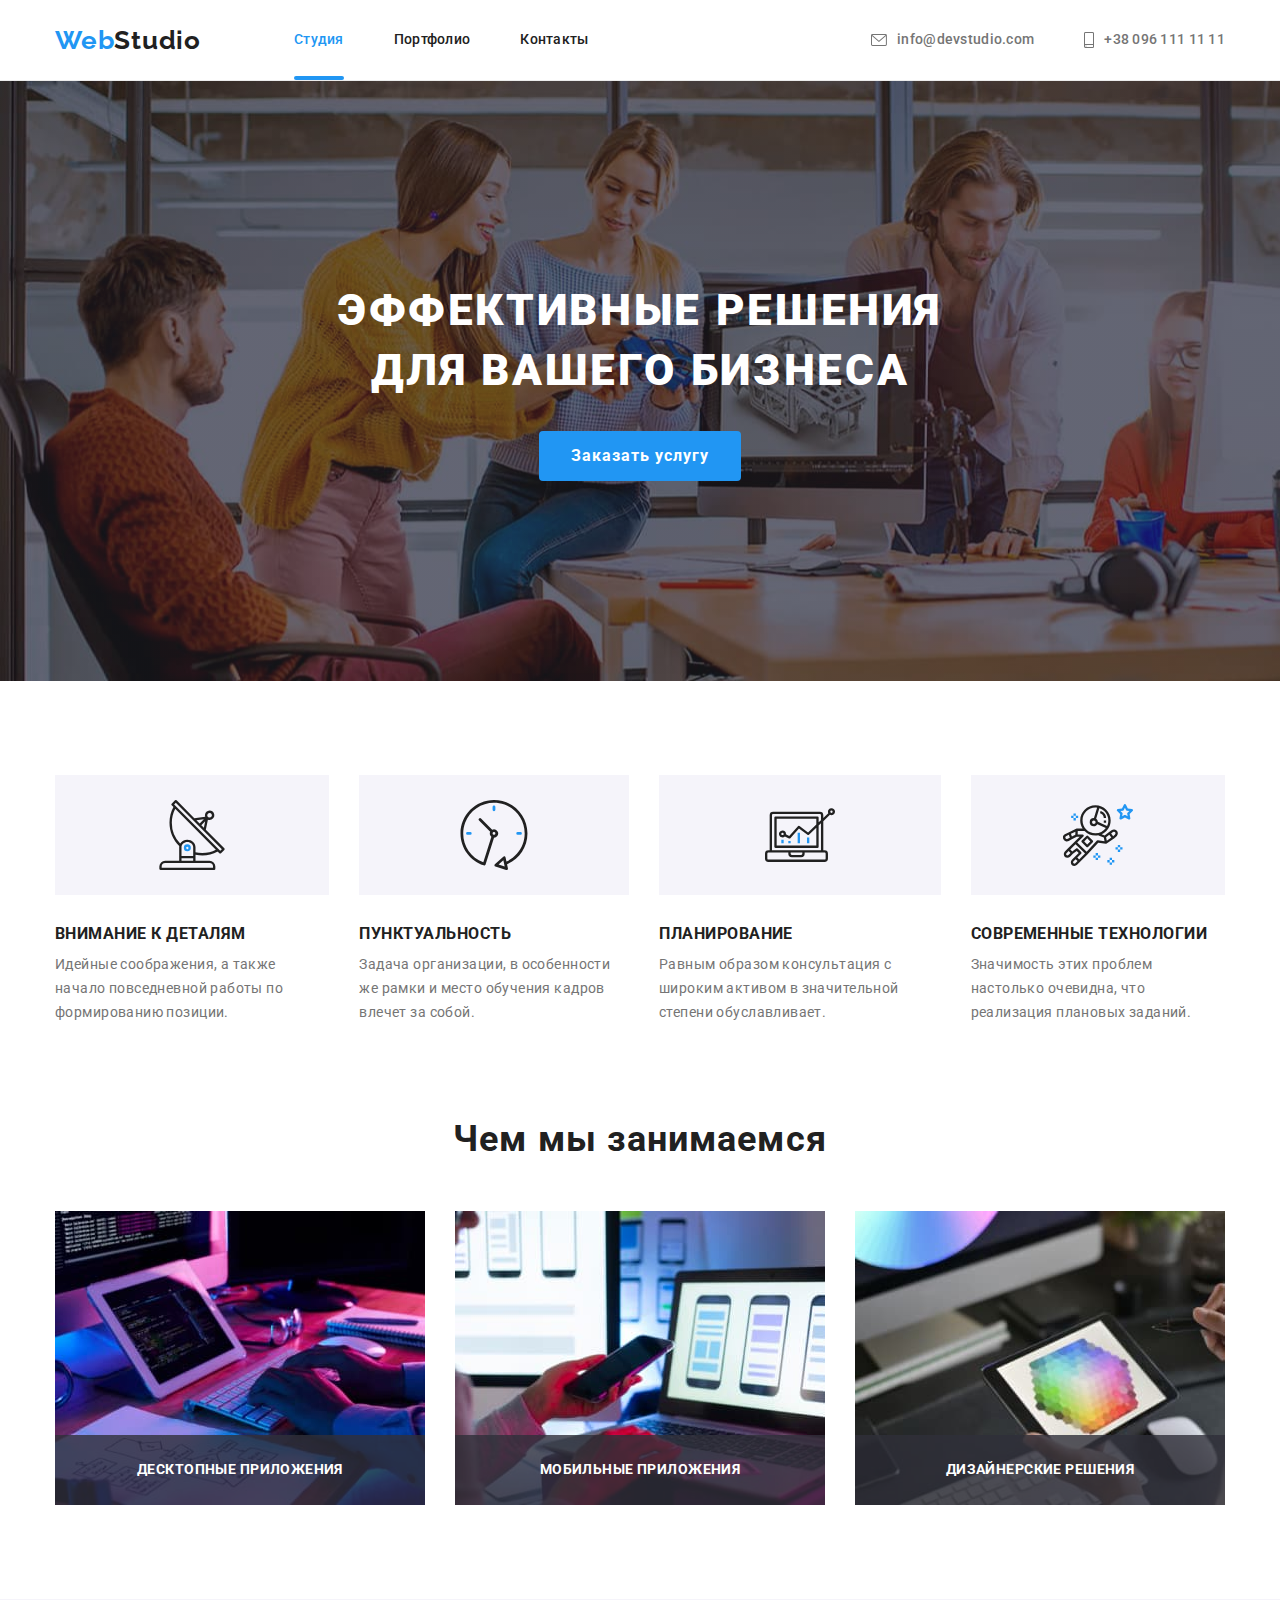
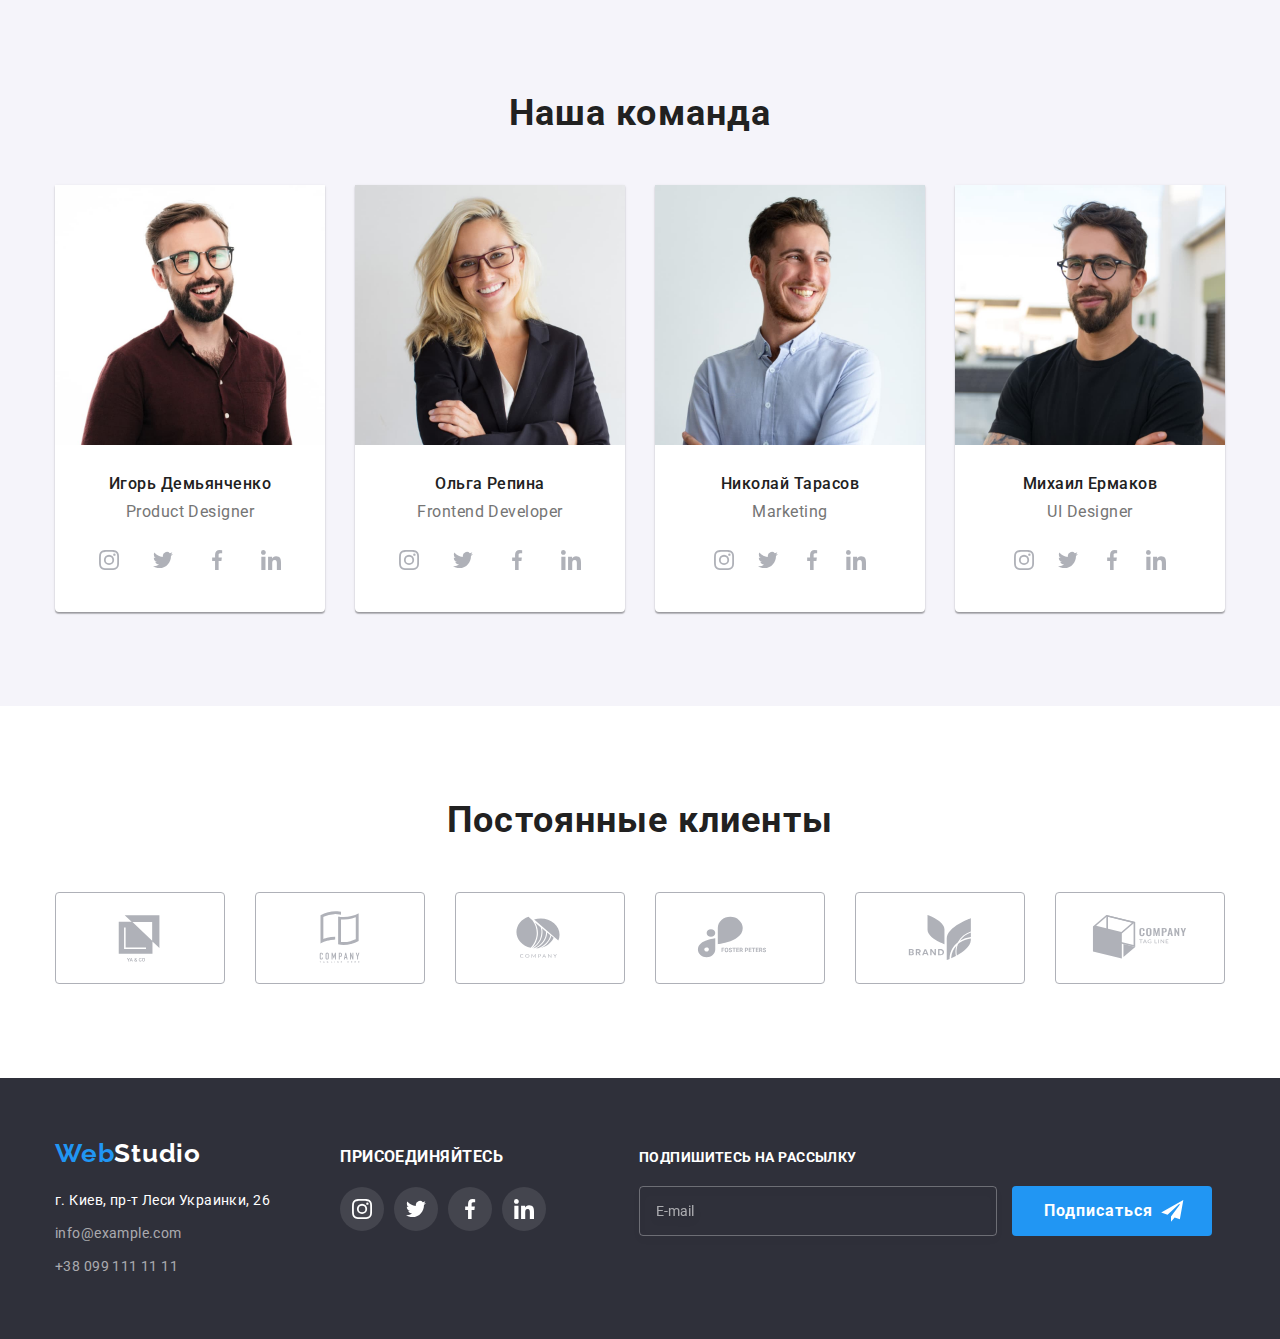
<file: index.html>
<!DOCTYPE html>
<html lang="ru">
  <head>
    <meta charset="UTF-8" />
    <meta http-equiv="X-UA-Compatible" content="IE=edge" />
    <meta name="viewport" content="width=device-width, initial-scale=1.0" />
    <title>WebStudio</title>
    <link rel="preconnect" href="https://fonts.googleapis.com" />
    <link rel="preconnect" href="https://fonts.gstatic.com" crossorigin />
    <link
      href="https://fonts.googleapis.com/css2?family=Raleway:wght@700&family=Roboto:wght@400;500;700;900&display=swap"
      rel="stylesheet"
    />
    <link
      rel="stylesheet"
      href="https://cdnjs.cloudflare.com/ajax/libs/modern-normalize/1.1.0/modern-normalize.min.css"
    />
    <link rel="stylesheet" href="./css/styles.css" />
  </head>
  <body>
    <header class="header">
      <div class="container main">
        <a href="" class="logo link"
          >Web<span class="header-logo">Studio</span></a
        >
        <nav class="header-navigation">
          <ul class="header-list list">
            <li class="header-item">
              <a href="./index.html" class="header-link link current">Студия</a>
            </li>
            <li class="header-item">
              <a href="./portfolio.html" class="header-link link">Портфолио</a>
            </li>
            <li class="header-item">
              <a href="" class="header-link link">Контакты</a>
            </li>
          </ul>
        </nav>
        <ul class="contact list">
          <li class="contact-item">
            <a href="mailto:info@devstudio.com" class="header-mail link"
              ><svg class="header-icon" width="16" height="12">
                  <use href="./images/icons.svg#icon-envelope">
                </svg>
                info@devstudio.com</a>
          </li>
          <li class="contact-item">
            <a href="tel:+380961111111" class="header-tel link"
              ><svg class="header-icon" width="10" height="16">
                  <use href="./images/icons.svg#icon-smartphone">
                </svg>
                +38 096 111 11 11</a>
          </li>
        </ul>
      </div>
    </header>
    <main>
      <section class="hero section">
        <div class="container">
          <h1 class="hero-text">Эффективные решения для вашего бизнеса</h1>
          <button type="button" class="hero-btn" data-modal-open>Заказать услугу</button>

        </div>
      </section>
      <section class="making section">
        <div class="container">
          <h2 class="visualy-hidden">Преимущества</h2>
          <ul class="making-list list">
            <li class="making-item">
              <div class="making-item-background">
                <svg class="making-icon" width="70" height="70">
                  <use href="./images/icons.svg#icon-antenna">
                </svg>
              </div>
              <h3 class="making-item-top">Внимание к деталям</h3>
              <p class="making-item-bottom">
                Идейные соображения, а также начало повседневной работы по
                формированию позиции.
              </p>
            </li>
            <li class="making-item">
              <div class="making-item-background">
                <svg class="making-icon" width="70" height="70">
                  <use href="./images/icons.svg#icon-clock">
                </svg>
              </div>
              <h3 class="making-item-top">Пунктуальность</h3>
              <p class="making-item-bottom">
                Задача организации, в особенности же рамки и место обучения
                кадров влечет за собой.
              </p>
            </li>
            <li class="making-item">
              <div class="making-item-background">
                <svg class="making-icon" width="70" height="70">
                  <use href="./images/icons.svg#icon-diagram">
                </svg>
              </div>
              <h3 class="making-item-top">Планирование</h3>
              <p class="making-item-bottom">
                Равным образом консультация с широким активом в значительной
                степени обуславливает.
              </p>
            </li>
            <li class="making-item">
              <div class="making-item-background">
                <svg class="making-icon" width="70" height="70">
                  <use href="./images/icons.svg#icon-astronaut">
                </svg>
              </div>
              <h3 class="making-item-top">Современные технологии</h3>
              <p class="making-item-bottom">
                Значимость этих проблем настолько очевидна, что реализация
                плановых заданий.
              </p>
            </li>
          </ul>
        </div>
      </section>
      <section class="skills section">
        <div class="container">
          <h2 class="skills-text">Чем мы занимаемся</h2>
          <ul class="skills-list list">
            <li class="skills-item">
              <div class="skills-example">
                <img
                  src="./images/img1.jpg"
                  alt="Десктопное приложение"
                  width="370"
                />
                <h3 class="skills-example-text">Десктопные приложения</h3>
             </div>
            </li>
            <li class="skills-item">
              <div class="skills-example">
                <img
                  src="./images/img2.jpg"
                  alt="Мобильное приложение"
                  width="370"
                />
                <h3 class="skills-example-text">Мобильные приложения</h3>
              </div>
            </li>
            <li class="skills-item">
              <div class="skills-example">
              <img
                src="./images/img3.jpg"
                alt="Дизайнерские задачи"
                width="370"
              />
                <h3 class="skills-example-text">Дизайнерские решения</h3>
              </div>
            </li>
          </ul>
        </div>
      </section>
      <section class="staff section">
        <div class="container">
          <h2 class="staff-text">Наша команда</h2>
          <ul class="staff-list list">
            <li class="staff-item">
              <img
                src="./images/img4.jpg"
                alt="Первый член команды"
                width="270"
              />
              <div class="staff-padding">
                <h3 class="staff-name">Игорь Демьянченко</h3>
                <p class="staff-position">Product Designer</p>
                <ul class="staff-soc-list list">
                  <li class="staff-soc-item">
                    <a href="" class="staff-soc-link">
                      <svg class="staff-soc-icon" width="20" height="20">
                        <use href="./images/icons.svg#icon-instagram">
                      </svg>
                    </a>
                  </li>
                  <li class="staff-soc-item">
                    <a href="" class="staff-soc-link">
                      <svg class="staff-soc-icon" width="20" height="20">
                        <use href="./images/icons.svg#icon-twitter">
                      </svg>
                    </a>
                  </li>
                  <li class="staff-soc-item">
                    <a href="" class="staff-soc-link">
                      <svg class="staff-soc-icon" width="20" height="20">
                        <use href="./images/icons.svg#icon-facebook">
                      </svg>
                    </a>
                  </li>
                  <li class="staff-soc-item">
                    <a href="" class="staff-soc-link">
                      <svg class="staff-soc-icon" width="20" height="20">
                        <use href="./images/icons.svg#icon-linkedin">
                      </svg>
                    </a>
                  </li>
                </ul>
              </div>
            </li>
            <li class="staff-item">
              <img
                src="./images/img5.jpg"
                alt="Второй член команды"
                width="270"
              />
              <div class="staff-padding">
                <h3 class="staff-name">Ольга Репина</h3>
                <p class="staff-position">Frontend Developer</p>
                <ul class="staff-soc-list list">
                  <li class="staff-soc-item">
                    <a href="" class="staff-soc-link">
                      <svg class="staff-soc-icon" width="20" height="20">
                        <use href="./images/icons.svg#icon-instagram">
                      </svg>
                    </a>
                  </li>
                  <li class="staff-soc-item">
                    <a href="" class="staff-soc-link">
                      <svg class="staff-soc-icon" width="20" height="20">
                        <use href="./images/icons.svg#icon-twitter">
                      </svg>
                    </a>
                  </li>
                  <li class="staff-soc-item">
                    <a href="" class="staff-soc-link">
                      <svg class="staff-soc-icon" width="20" height="20">
                        <use href="./images/icons.svg#icon-facebook">
                      </svg>
                    </a>
                  </li>
                  <li class="staff-soc-item">
                    <a href="" class="staff-soc-link">
                      <svg class="staff-soc-icon" width="20" height="20">
                        <use href="./images/icons.svg#icon-linkedin">
                      </svg>
                    </a>
                  </li>
                </ul>
              </div>
            </li>
            <li class="staff-item">
              <img
                src="./images/img6.jpg"
                alt="Третий член команды"
                width="270"
              />
              <div class="staff-padding">
                <h3 class="staff-name">Николай Тарасов</h3>
                <p class="staff-position">Marketing</p>
                <ul class="staff-soc-list list">
                  <li class="staf-soc-item">
                    <a href="" class="staff-soc-link">
                      <svg class="staff-soc-icon" width="20" height="20">
                        <use href="./images/icons.svg#icon-instagram">
                      </svg>
                    </a>
                  </li>
                  <li class="staf-soc-item">
                    <a href="" class="staff-soc-link">
                      <svg class="staff-soc-icon" width="20" height="20">
                        <use href="./images/icons.svg#icon-twitter">
                      </svg>
                    </a>
                  </li>
                  <li class="staf-soc-item">
                    <a href="" class="staff-soc-link">
                      <svg class="staff-soc-icon" width="20" height="20">
                        <use href="./images/icons.svg#icon-facebook">
                      </svg>
                    </a>
                  </li>
                  <li class="staf-soc-item">
                    <a href="" class="staff-soc-link">
                      <svg class="staff-soc-icon" width="20" height="20">
                        <use href="./images/icons.svg#icon-linkedin">
                      </svg>
                    </a>
                  </li>
                </ul>
              </div>
            </li>
            <li class="staff-item">
              <img
                src="./images/img7.jpg"
                alt="Четвертый член команды"
                width="270"
              />
              <div class="staff-padding">
                <h3 class="staff-name">Михаил Ермаков</h3>
                <p class="staff-position">UI Designer</p>
                <ul class="staff-soc-list list">
                  <li class="staf-soc-item">
                    <a href="" class="staff-soc-link">
                      <svg class="staff-soc-icon" width="20" height="20">
                        <use href="./images/icons.svg#icon-instagram">
                      </svg>
                    </a>
                  </li>
                  <li class="staf-soc-item">
                    <a href="" class="staff-soc-link">
                      <svg class="staff-soc-icon" width="20" height="20">
                        <use href="./images/icons.svg#icon-twitter">
                      </svg>
                    </a>
                  </li>
                  <li class="staf-soc-item">
                    <a href="" class="staff-soc-link">
                      <svg class="staff-soc-icon" width="20" height="20">
                        <use href="./images/icons.svg#icon-facebook">
                      </svg>
                    </a>
                  </li>
                  <li class="staf-soc-item">
                    <a href="" class="staff-soc-link">
                      <svg class="staff-soc-icon" width="20" height="20">
                        <use href="./images/icons.svg#icon-linkedin">
                      </svg>
                    </a>
                  </li>
                </ul>
              </div>
            </li>
          </ul>
        </div>
      </section>
      <section class="clients section">
        <h2 class="clients-text">Постоянные клиенты</h2>
          <ul class="clients-list list">
            <li class="clients-item">
              <a href="" class="client-link">
                <svg class="client-icon" width="106" height="60">
                  <use href="./images/icons.svg#icon-Logo">
                </svg>
              </a>
            </li>
            <li class="clients-item">
              <a href="" class="client-link">
                <svg class="client-icon" width="106" height="60">
                  <use href="./images/icons.svg#icon-Logo2">
                </svg>
              </a>
            </li>
            <li class="clients-item">
              <a href="" class="client-link">
                <svg class="client-icon" width="106" height="60">
                  <use href="./images/icons.svg#icon-Logo3">
                </svg>
              </a>
            </li>
            <li class="clients-item">
              <a href="" class="client-link">
                <svg class="client-icon" width="106" height="60">
                  <use href="./images/icons.svg#icon-Logo4">
                </svg>
              </a>
            </li>
            <li class="clients-item">
              <a href="" class="client-link">
                <svg class="client-icon" width="106" height="60">
                  <use href="./images/icons.svg#icon-Logo5">
                </svg>
              </a>
            </li>
            <li class="clients-item">
              <a href="" class="client-link">
                <svg class="client-icon" width="106" height="60">
                  <use href="./images/icons.svg#icon-Logo6">
                </svg>
              </a>
            </li>
          </ul>
      </section>
    </main>
    <footer class="footer">
      <div class="container">
        <div class="footer-links">
          <a href="" class="logo link"
          >Web<span class="footer-logo">Studio</span></a
          >
          <address class="address">
          <ul class="address-list list">
            <li class="address-list-item">
              <a href="" class="address-street link"
                >г. Киев, пр-т Леси Украинки, 26</a
              >
            </li>
            <li class="address-list-item">
              <a href="mailto:info@devstudio.com" class="address-mail link"
                >info@example.com</a
              >
            </li>
            <li class="address-list-item">
              <a href="tel:+380961111111" class="address-tel link"
                >+38 099 111 11 11</a
              >
            </li>
          </ul>
          </address>
        </div>
        <div class="footer-social">
          <h3 class="footer-social-text">Присоединяйтесь</h3>
          <ul class="footer-soc-list list">
            <li class="footer-soc-item">
             <a href="" class="footer-soc-link">
               <svg class="footer-soc-icon" width="20" height="20">
                <use href="./images/icons.svg#icon-instagram">
               </svg>
             </a>
           </li>
           <li class="footer-soc-item">
             <a href="" class="footer-soc-link">
                <svg class="footer-soc-icon" width="20" height="20">
                  <use href="./images/icons.svg#icon-twitter">
               </svg>
             </a>
            </li>
           <li class="footer-soc-item">
              <a href="" class="footer-soc-link">
               <svg class="footer-soc-icon" width="20" height="20">
                 <use href="./images/icons.svg#icon-facebook">
               </svg>
             </a>
            </li>
            <li class="footer-soc-item">
             <a href="" class="footer-soc-link">
               <svg class="footer-soc-icon" width="20" height="20">
                  <use href="./images/icons.svg#icon-linkedin">
               </svg>
             </a>
            </li>
          </ul>
        </div>
        <div class="form">
          <p class="footer-input-title">Подпишитесь на рассылку</p>
          <form class="footer-input-place">
            <input type="email" name="user-mail" class="footer-input" placeholder="E-mail">
            <button type="submit" class="footer-subscribe-btn">Подписаться
              <svg class="subscribe-icon" width="24" height="24">
                  <use href="./images/icons.svg#icon-send-to">
               </svg>
            </button>
          </form>
        </div>
      </div>
    </footer>
    <div class="backdrop is-hidden"data-modal>
    <div class="modal">
      <button type="button" class="modal-btn" data-modal-close>
        <svg class="modal-icon" width="11" height="11">
          <use href="./images/icons.svg#icon-vector">
        </svg>
      </button>
      <p class="modal-title">Оставьте свои данные, мы вам перезвоним</p>
      <form class="modal-form">
        <div class="modal-field">
        <label class="modal-label">Имя
        <span class="modal-input-wraper">
          <input type="text" name="user-name" class="modal-input">
          <svg class="input-icon" width="18" height="18">
            <use href="./images/icons.svg#icon-person">
          </svg>
        </span>
        </label>
        </div>
        <div class="modal-field">
        <label class="modal-label">Телефон
        <span class="modal-input-wraper">
        <input type="tel" name="user-tel" class="modal-input">
        <svg class="input-icon" width="18" height="18">
            <use href="./images/icons.svg#icon-phone-black">
          </svg>
        </span>
        </label>
        </div>
        <div class="modal-field">
        <label class="modal-label">Почта
        <span class="modal-input-wraper">
        <input type="email" name="user-mail" class="modal-input">
        <svg class="input-icon" width="18" height="18">
            <use href="./images/icons.svg#icon-email-black">
          </svg>
        </span>
        </label>
        </div>
        <div class="modal-field">
        <label class="modal-label">Комментарий
        <textarea name="user-text" class="modal-text" placeholder="Введите текст"></textarea>
        </label>
        </div>
        <div class="modal-field-check">
          <input type="checkbox" name="policy" id="input-check" class="input-check hidden">
          <label for="input-check" class="check-text">
            <span>
              <svg class="check-icon" width="11" height="8">
              <use href="./images/icons.svg#icon-agree">
              </svg>
            </span>
            Соглашаюсь с рассылкой и принимаю<a href="" class="policy-link">Условия договора</a></label>
        </div>
        <button type="submit" class="modal-btn-sent">Отправить</button>
      </form>
    </div>
  </div>
  <script src="./js/modal.js"></script>
  </body>
</html>
</file>
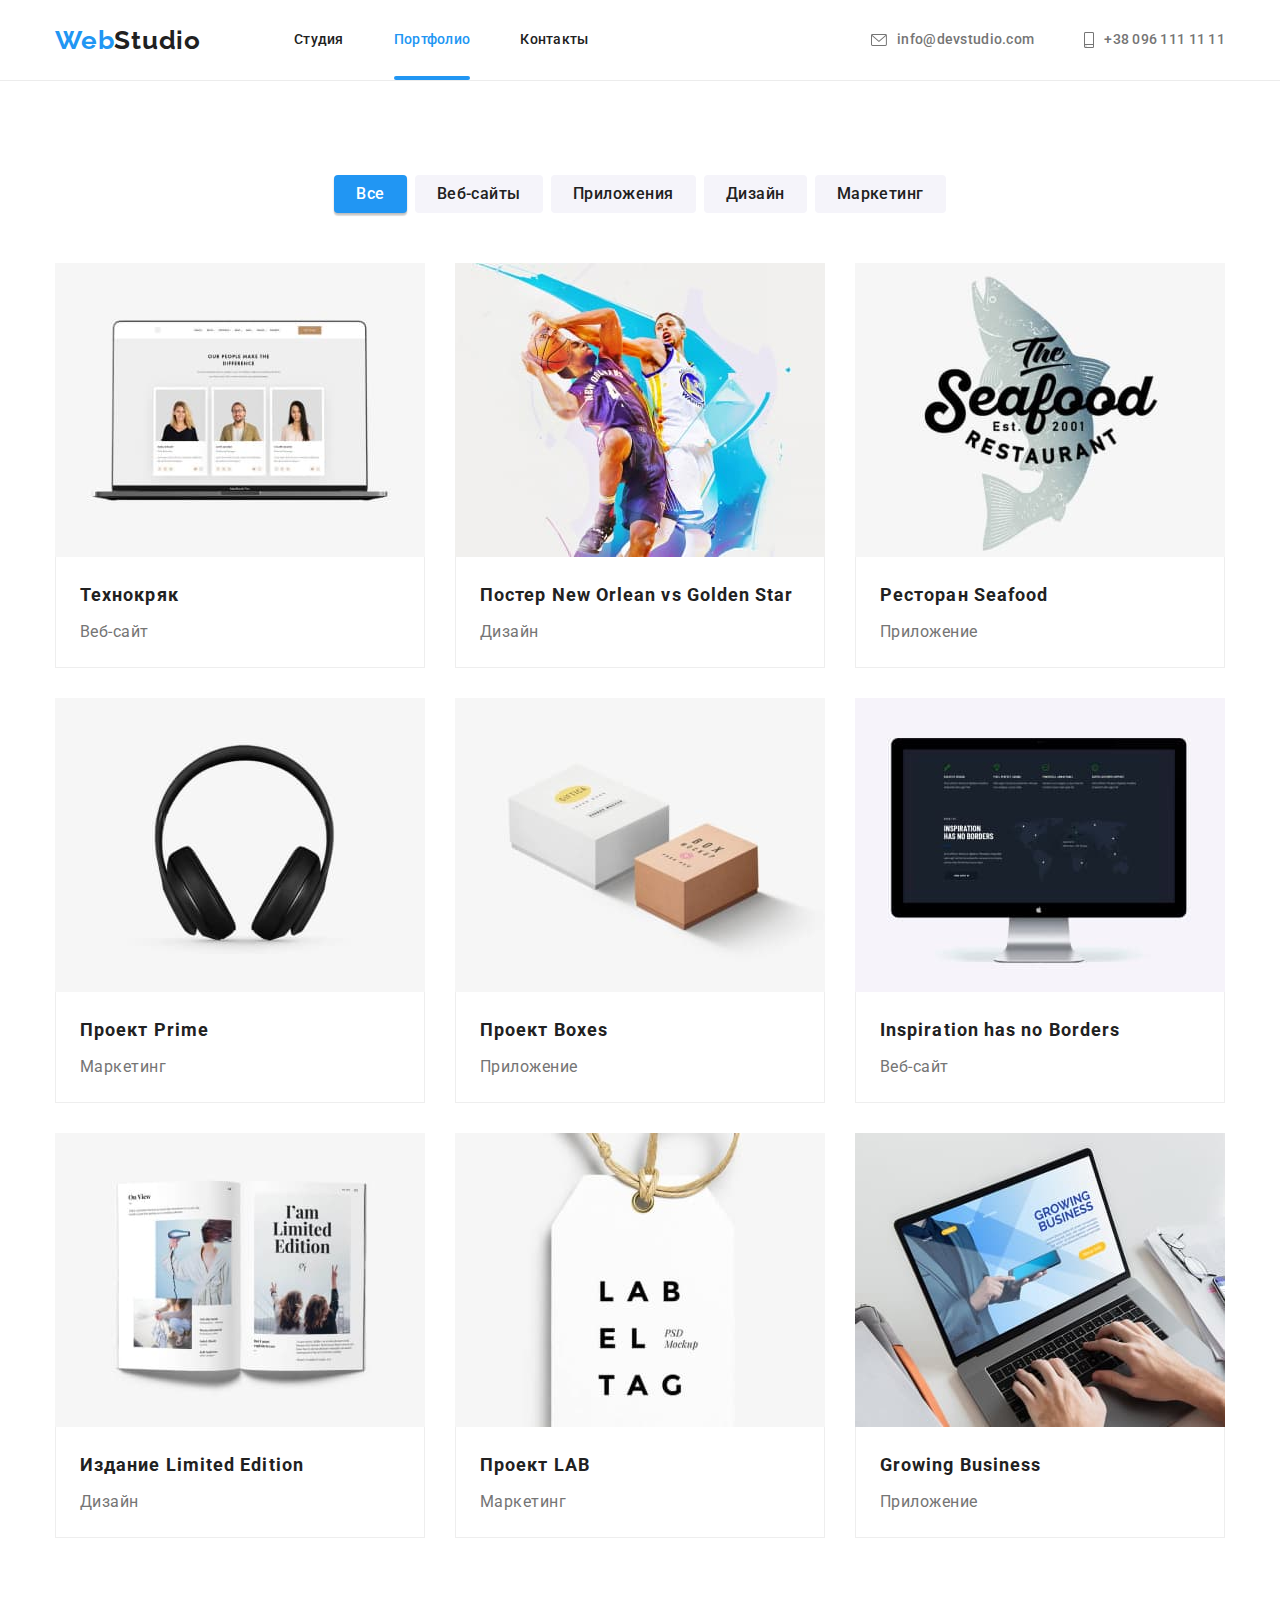
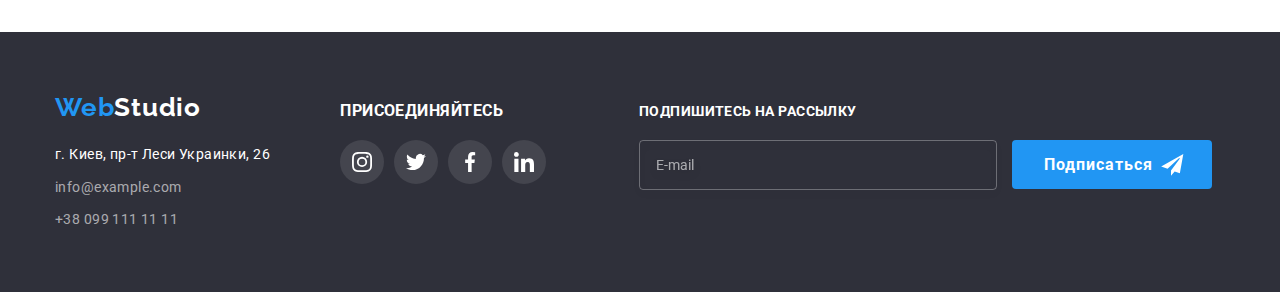
<file: portfolio.html>
<!DOCTYPE html>
<html lang="ru">
  <head>
    <meta charset="UTF-8" />
    <meta http-equiv="X-UA-Compatible" content="IE=edge" />
    <meta name="viewport" content="width=device-width, initial-scale=1.0" />
    <title>WebStudio</title>
    <link rel="preconnect" href="https://fonts.googleapis.com" />
    <link rel="preconnect" href="https://fonts.gstatic.com" crossorigin />
    <link
      href="https://fonts.googleapis.com/css2?family=Raleway:wght@700&family=Roboto:wght@400;500;700;900&display=swap"
      rel="stylesheet"
    />
    <link
      rel="stylesheet"
      href="https://cdnjs.cloudflare.com/ajax/libs/modern-normalize/1.1.0/modern-normalize.min.css"
    />
    <link rel="stylesheet" href="./css/styles.css" />
  </head>
  <body>
    <header class="header">
      <div class="container main">
        <a href="" class="logo link"
          >Web<span class="header-logo">Studio</span></a
        >
        <nav class="header-navigation">
          <ul class="header-list list">
            <li class="header-item">
              <a href="./index.html" class="header-link link">Студия</a>
            </li>
            <li class="header-item">
              <a href="./portfolio.html" class="header-link link current">Портфолио</a>
            </li>
            <li class="header-item">
              <a href="" class="header-link link">Контакты</a>
            </li>
          </ul>
        </nav>
        <ul class="contact list">
          <li class="contact-item">
            <a href="mailto:info@devstudio.com" class="header-mail link"
              ><svg class="header-icon" width="16" height="12">
                  <use href="./images/icons.svg#icon-envelope">
                </svg>
                info@devstudio.com</a>
          </li>
          <li class="contact-item">
            <a href="tel:+380961111111" class="header-tel link"
              ><svg class="header-icon" width="10" height="16">
                  <use href="./images/icons.svg#icon-smartphone">
                </svg>
                +38 096 111 11 11</a>
          </li>
        </ul>
      </div>
    </header>
    <main>
      <section class="portfolio section">
        <div class="container">
          <h1 class="visualy-hidden">Портфолио</h1>
          <ul class="portfolio-btns list">
            <li class="portfolio-nav">
              <button type="button" class="portfolio-btn current">Все</button>
            </li>
            <li class="portfolio-nav">
              <button type="button" class="portfolio-btn">Веб-сайты</button>
            </li>
            <li class="portfolio-nav">
              <button type="button" class="portfolio-btn">Приложения</button>
            </li>
            <li class="portfolio-nav">
              <button type="button" class="portfolio-btn">Дизайн</button>
            </li>
            <li class="portfolio-nav">
              <button type="button" class="portfolio-btn">Маркетинг</button>
            </li>
          </ul>
          <ul class="portfolio-list list">
            <li class="portfolio-item">
              <a href="" class="portfolio-link link">
                <div class="portfolio-thumb">
                  <img src="./images/img8.jpg" alt="Проэкт 1" width="370" />
                  <div class="portfolio-overlay">
                    <p class="overlay-text">Ресурс предлагает комплексные предложения с разным уровнем функционала и сервисов. Все это позволит посетителю получить исчерпывающие сведения о компании или частном лице.</p>
                  </div>
                </div>
                <div class="portfolio-padding">
                  <h2 class="portfolio-tittle">Технокряк</h2>
                  <p class="porfolio-text">Веб-сайт</p>
                </div>
              </a>
            </li>
            <li class="portfolio-item">
              <a href="" class="portfolio-link link">
                <div class="portfolio-thumb">
                  <img src="./images/img9.jpg" alt="Проэкт 2" width="370" />
                  <div class="portfolio-overlay">
                    <p class="overlay-text">Test</p>
                  </div>
                </div>
                <div class="portfolio-padding">
                  <h2 class="portfolio-tittle">Постер New Orlean vs Golden Star</h2>
                  <p class="porfolio-text">Дизайн</p>
                </div>
              </a>
            </li>
            <li class="portfolio-item">
              <a href="" class="portfolio-link link">
                  <div class="portfolio-thumb">
                  <img src="./images/img10.jpg" alt="Проэкт 3" width="370" />
                    <div class="portfolio-overlay">
                    <p class="overlay-text">Test</p>
                    </div>
                  </div>
                <div class="portfolio-padding">
                  <h2 class="portfolio-tittle">Ресторан Seafood</h2>
                  <p class="porfolio-text">Приложение</p>
                </div>
              </a>
            </li>
            <li class="portfolio-item">
              <a href="" class="portfolio-link link">
                  <div class="portfolio-thumb">
                    <img src="./images/img11.jpg" alt="Проэкт 4" width="370" />
                      <div class="portfolio-overlay">
                      <p class="overlay-text">Test</p>
                      </div>
                  </div>
                <div class="portfolio-padding">
                  <h2 class="portfolio-tittle">Проект Prime</h2>
                  <p class="porfolio-text">Маркетинг</p>
                </div>
              </a>
            </li>
            <li class="portfolio-item">
              <a href="" class="portfolio-link link">
                <div class="portfolio-thumb">
                    <img src="./images/img12.jpg" alt="Проэкт 5" width="370" />
                      <div class="portfolio-overlay">
                      <p class="overlay-text">Test</p>
                      </div>
                  </div>
                <div class="portfolio-padding">
                  <h2 class="portfolio-tittle">Проект Boxes</h2>
                  <p class="porfolio-text">Приложение</p>
                </div>
              </a>
            </li>
            <li class="portfolio-item">
              <a href="" class="portfolio-link link">
                <div class="portfolio-thumb">
                    <img src="./images/img13.jpg" alt="Проэкт 6" width="370" />
                      <div class="portfolio-overlay">
                      <p class="overlay-text">Test</p>
                      </div>
                  </div>
                <div class="portfolio-padding">
                  <h2 class="portfolio-tittle">Inspiration has no Borders</h2>
                  <p class="porfolio-text">Веб-сайт</p>
                </div>
              </a>
            </li>
            <li class="portfolio-item">
              <a href="" class="portfolio-link link">
                <div class="portfolio-thumb">
                    <img src="./images/img14.jpg" alt="Проэкт 7" width="370" />
                      <div class="portfolio-overlay">
                      <p class="overlay-text">Test</p>
                      </div>
                  </div>
                <div class="portfolio-padding">
                  <h2 class="portfolio-tittle">Издание Limited Edition</h2>
                  <p class="porfolio-text">Дизайн</p>
                </div>
              </a>
            </li>
            <li class="portfolio-item">
              <a href="" class="portfolio-link link">
                <div class="portfolio-thumb">
                    <img src="./images/img15.jpg" alt="Проэкт 8" width="370" />
                      <div class="portfolio-overlay">
                      <p class="overlay-text">Test</p>
                      </div>
                  </div>
                <div class="portfolio-padding">
                  <h2 class="portfolio-tittle">Проект LAB</h2>
                  <p class="porfolio-text">Маркетинг</p>
                </div>
              </a>
            </li>
            <li class="portfolio-item">
              <a href="" class="portfolio-link link">
                <div class="portfolio-thumb">
                    <img src="./images/img16.jpg" alt="Проэкт 9" width="370" />
                      <div class="portfolio-overlay">
                      <p class="overlay-text">Test</p>
                      </div>
                  </div>
                <div class="portfolio-padding">
                  <h2 class="portfolio-tittle">Growing Business</h2>
                  <p class="porfolio-text">Приложение</p>
                </div>
              </a>
            </li>
          </ul>
        </div>
      </section>
    </main>
    <footer class="footer">
      <div class="container">
        <div class="footer-links">
          <a href="" class="logo link"
          >Web<span class="footer-logo">Studio</span></a
          >
          <address class="address">
          <ul class="address-list list">
            <li class="address-list-item">
              <a href="" class="address-street link"
                >г. Киев, пр-т Леси Украинки, 26</a
              >
            </li>
            <li class="address-list-item">
              <a href="mailto:info@devstudio.com" class="address-mail link"
                >info@example.com</a
              >
            </li>
            <li class="address-list-item">
              <a href="tel:+380961111111" class="address-tel link"
                >+38 099 111 11 11</a
              >
            </li>
          </ul>
          </address>
        </div>
        <div class="footer-social">
          <h3 class="footer-social-text">Присоединяйтесь</h3>
          <ul class="footer-soc-list list">
            <li class="footer-soc-item">
             <a href="" class="footer-soc-link">
               <svg class="footer-soc-icon" width="20" height="20">
                <use href="./images/icons.svg#icon-instagram">
               </svg>
             </a>
           </li>
           <li class="footer-soc-item">
             <a href="" class="footer-soc-link">
                <svg class="footer-soc-icon" width="20" height="20">
                  <use href="./images/icons.svg#icon-twitter">
               </svg>
             </a>
            </li>
           <li class="footer-soc-item">
              <a href="" class="footer-soc-link">
               <svg class="footer-soc-icon" width="20" height="20">
                 <use href="./images/icons.svg#icon-facebook">
               </svg>
             </a>
            </li>
            <li class="footer-soc-item">
             <a href="" class="footer-soc-link">
               <svg class="footer-soc-icon" width="20" height="20">
                  <use href="./images/icons.svg#icon-linkedin">
               </svg>
             </a>
            </li>
          </ul>
        </div>
        <div class="form">
          <p class="footer-input-title">Подпишитесь на рассылку</p>
          <form class="footer-input-place">
            <input type="email" name="user-mail" class="footer-input" placeholder="E-mail">
            <button type="submit" class="footer-subscribe-btn">Подписаться
              <svg class="subscribe-icon" width="24" height="24">
                  <use href="./images/icons.svg#icon-send-to">
               </svg>
            </button>
          </form>
        </div>
      </div>
    </footer>
  </body>
</html>
</file>
<file: css/styles.css>
body {
  font-family: Roboto, Tahoma, sans-serif;
  color: var(--main-text-color);
  background-color: var(--primary-white-color);
  font-size: 14px;
}

:root {
  --secondary-text-color: #757575;
  --main-text-color: #212121;
  --accent-color: #2196f3;
  --primary-white-color: #ffffff;
  --icon-color: #afb1b8;
  --transition-timing-function: 250ms cubic-bezier(0.4, 0, 0.2, 1);
}

h1,
h2,
h3,
p {
  margin: 0;
}

.link {
  text-decoration: none;
}

.list {
  list-style: none;
  margin: 0;
  padding: 0;
}

img {
  display: block;
}

.container {
  width: 1200px;
  padding-left: 15px;
  padding-right: 15px;
  margin-left: auto;
  margin-right: auto;
}

.container.main {
  display: flex;
  align-items: center;
}

.section {
  padding-top: 94px;
  padding-bottom: 94px;
}

.logo {
  font-family: 'Raleway';
  font-style: normal;
  font-weight: 700;
  font-size: 26px;
  line-height: 1.19;
  letter-spacing: 0.03em;
  color: var(--accent-color);
}

.header-logo {
  color: var(--main-text-color);
}

.header .logo {
  margin-right: 93px;
}

.header-list {
  display: flex;
}

.header-item .current {
  position: relative;
}

.header-item .current::after {
  content: '';
  position: absolute;
  bottom: 0;
  width: 100%;
  height: 4px;
  border-radius: 2px;
  display: block;
  background-color: var(--accent-color);
}

.header-item:not(:last-child) {
  margin-right: 50px;
}

.header-link {
  display: block;
  padding-top: 32px;
  padding-bottom: 32px;
  font-weight: 500;
  font-size: 14px;
  line-height: 1.14;
  letter-spacing: 0.02em;
  color: inherit;
  transition: color var(--transition-timing-function);
}

.header-link:hover,
.header-link:focus,
.header-link:active,
.header-list .link.current {
  color: var(--accent-color);
}

.header {
  border-bottom: 1px solid #ececec;
}

.contact {
  display: flex;
  margin-left: auto;
}

.header-tel,
.header-mail {
  padding-top: 32px;
  padding-bottom: 32px;
  font-weight: 500;
  font-size: 14px;
  line-height: 1.14;
  letter-spacing: 0.02em;
  color: var(--secondary-text-color);
  display: flex;
  justify-content: center;
  align-items: center;
  transition: color var(--transition-timing-function);
}

.header-icon {
  margin-right: 10px;
  fill: var(--secondary-text-color);
  transition: fill var(--transition-timing-function);
}

.header-tel:hover .header-icon,
.header-tel:focus .header-icon,
.header-mail:hover .header-icon,
.header-mail:focus .header-icon {
  fill: var(--accent-color);
}

.contact-item:not(:last-child) {
  margin-right: 50px;
}

.address-tel:hover,
.address-tel:focus,
.address-mail:hover,
.address-mail:focus,
.header-tel:hover,
.header-tel:focus,
.header-mail:hover,
.header-mail:focus {
  color: var(--accent-color);
}

.hero {
  background-color: #2f303a;
  text-align: center;
  padding-top: 200px;
  padding-bottom: 200px;
  background-image: linear-gradient(rgba(47, 48, 58, 0.4), rgba(47, 48, 58, 0.4)),
    url(../images/hero-bg.jpg);
  max-width: 1600px;
}

.hero-text {
  width: 696px;
  font-weight: 900;
  font-size: 44px;
  line-height: 1.36;
  letter-spacing: 0.06em;
  text-transform: uppercase;
  color: var(--primary-white-color);
  margin: 0 auto 30px auto;
}

.hero-btn {
  display: inline-block;
  font-family: inherit;
  font-style: normal;
  font-weight: 700;
  font-size: 16px;
  line-height: 1.87;
  letter-spacing: 0.06em;
  color: var(--primary-white-color);
  background-color: var(--accent-color);
  border: 0px;
  border-radius: 4px;
  cursor: pointer;
  padding: 10px 32px;
  min-width: 200px;
  transition: background-color var(--transition-timing-function);
}

.hero-btn:hover,
.hero-btn:focus {
  background-color: #188ce8;
}

.visualy-hidden {
  display: none;
}

.making-list {
  display: flex;
}

.making-list .making-item + .making-item {
  margin-left: 30px;
}

.making-item-background {
  height: 120px;
  background-color: #f5f4fa;
  margin-bottom: 30px;
  display: flex;
  justify-content: center;
  align-items: center;
}

.making-item-top {
  margin-top: 0;
  margin-bottom: 10px;
  font-weight: 700;
  line-height: 1.14;
  letter-spacing: 0.03em;
  text-transform: uppercase;
  color: inherit;
}

.making-item-bottom {
  margin-top: 0;
  font-weight: 400;
  line-height: 1.71;
  letter-spacing: 0.03em;
  color: var(--secondary-text-color);
}

.skills {
  padding-top: 0;
}

.skills-list {
  display: flex;
}

.skills-item {
  position: relative;
}

.skills-example {
  position: relative;
  bottom: 0;
  width: 100%;
  height: 100%;
}

.skills-example-text {
  position: absolute;
  bottom: 0;
  padding-top: 27px;
  padding-bottom: 27px;
  width: 370px;
  height: 70px;
  font-style: normal;
  font-weight: 700;
  font-size: 14px;
  line-height: 1.1;
  text-align: center;
  letter-spacing: 0.03em;
  text-transform: uppercase;
  color: var(--primary-white-color);
  background-color: rgba(47, 48, 58, 0.8);
}

.skills-list .skills-item + .skills-item {
  margin-left: 30px;
}

.skills-text,
.staff-text,
.clients-text {
  margin-top: 0;
  margin-bottom: 50px;
  font-weight: 700;
  font-size: 36px;
  line-height: 1.16;
  text-align: center;
  letter-spacing: 0.03em;
}

.staff {
  background-color: #f5f4fa;
}

.staff-list {
  display: flex;
}

.staff-item {
  background-color: var(--primary-white-color);
  box-shadow: 0px 1px 3px rgba(0, 0, 0, 0.12), 0px 1px 1px rgba(0, 0, 0, 0.14),
    0px 2px 1px rgba(0, 0, 0, 0.2);
  border-radius: 0px 0px 4px 4px;
}

.staff-list .staff-item + .staff-item {
  margin-left: 30px;
}

.staff-name {
  margin-top: 0;
  margin-bottom: 10px;
  font-weight: 500;
  font-size: 16px;
  line-height: 1.18;
  text-align: center;
  letter-spacing: 0.03em;
  color: inherit;
}

.staff-position {
  margin-top: 0;
  margin-bottom: 16px;
  font-weight: 400;
  font-size: 16px;
  line-height: 1.18;
  text-align: center;
  letter-spacing: 0.03em;
  color: var(--secondary-text-color);
}

.staff-padding {
  padding-top: 30px;
  padding-bottom: 30px;
}

.footer-soc-list,
.staff-soc-list {
  display: flex;
  justify-content: center;
}

.footer-soc-item + .footer-soc-item,
.staff-soc-item + .staff-soc-item {
  margin-left: 10px;
}

.staff-soc-link {
  width: 44px;
  height: 44px;
  border-radius: 50%;
  background-color: var(--primary-white-color);
  display: flex;
  justify-content: center;
  align-items: center;
  transition: background-color var(--transition-timing-function);
}

.footer-soc-link:focus,
.footer-soc-link:hover,
.staff-soc-link:hover,
.staff-soc-link:focus {
  background-color: var(--accent-color);
}

.staff-soc-link:hover .staff-soc-icon,
.staff-soc-link:focus .staff-soc-icon {
  fill: var(--primary-white-color);
}

.staff-soc-icon {
  fill: var(--icon-color);
  transition: fill var(--transition-timing-function);
}

.footer-soc-icon {
  fill: var(--primary-white-color);
}

.clients-list {
  display: flex;
  justify-content: center;
}

.clients-item + .clients-item {
  margin-left: 30px;
}

.client-link {
  width: 170px;
  height: 92px;
  border: 1px solid var(--icon-color);
  box-sizing: border-box;
  border-radius: 4px;
  fill: var(--icon-color);
  display: flex;
  justify-content: center;
  align-items: center;
  transition: fill var(--transition-timing-function), border-color var(--transition-timing-function);
}

.client-link:hover,
.client-link:focus {
  fill: var(--accent-color);
  border-color: var(--accent-color);
}

.client-link:hover .clients-item {
  fill: var(--accent-color);
}

.footer {
  background-color: #2f303a;
  padding-top: 60px;
  padding-bottom: 60px;
}

.footer .container {
  display: flex;
  align-items: baseline;
}

.footer-links {
  margin-right: 70px;
}

.footer-logo {
  font-weight: 700;
  font-size: 26px;
  line-height: 1.19;
  letter-spacing: 0.03em;
  color: var(--primary-white-color);
}

.footer .logo {
  display: inline-block;
  margin-bottom: 20px;
}

.address {
  font-style: normal;
}

.address-street {
  font-weight: 400;
  font-size: 14px;
  line-height: 1.71;
  letter-spacing: 0.03em;
  color: var(--primary-white-color);
}

.address-mail,
.address-tel {
  font-weight: 400;
  font-size: 14px;
  line-height: 1.71;
  letter-spacing: 0.03em;
  color: rgba(255, 255, 255, 0.6);
  transition: color var(--transition-timing-function);
}

.address-list-item:not(:last-child) {
  margin-bottom: 9px;
}

.footer-social {
  margin-right: 93px;
}

.footer-social-text,
.footer-input-title {
  margin-top: 0;
  margin-bottom: 20px;
  font-weight: 700;
  line-height: 1.14;
  letter-spacing: 0.03em;
  text-transform: uppercase;
  color: var(--primary-white-color);
}

.footer-soc-link {
  width: 44px;
  height: 44px;
  border-radius: 50%;
  background-color: rgba(255, 255, 255, 0.1);
  display: flex;
  justify-content: center;
  align-items: center;
  transition: background-color var(--transition-timing-function);
}

.footer-input-place {
  margin-top: 20px;
}

.footer-input {
  width: 358px;
  height: 50px;
  box-sizing: border-box;
  border: 1px solid rgba(255, 255, 255, 0.3);
  filter: drop-shadow(0px 4px 4px rgba(0, 0, 0, 0.15));
  border-radius: 4px;
  margin-right: 12px;
  padding: 15px 16px;
  background-color: inherit;
  color: var(--primary-white-color);
}

.footer-input::placeholder {
  color: rgba(255, 255, 255, 0.6);
}

.footer-subscribe-btn {
  display: inline-block;
  width: 200px;
  font-family: inherit;
  font-style: normal;
  font-weight: 700;
  font-size: 16px;
  line-height: 1.87;
  letter-spacing: 0.06em;
  color: var(--primary-white-color);
  background-color: var(--accent-color);
  border: 0px;
  border-radius: 4px;
  cursor: pointer;
  padding: 10px 32px;
  position: relative;
  text-align: left;
  transition: background-color var(--transition-timing-function);
}

.footer-subscribe-btn:hover,
.footer-subscribe-btn:focus {
  background-color: #188ce8;
}

.subscribe-icon {
  position: absolute;
  right: 28px;
  top: 50%;
  transform: translateY(-50%);
}

.portfolio {
  padding-top: 94px;
  padding-bottom: 94px;
}

.portfolio-btns {
  display: flex;
  justify-content: center;
  margin-bottom: 50px;
}

.portfolio-btn {
  font-family: inherit;
  font-style: normal;
  font-weight: 500;
  font-size: 16px;
  line-height: 1.62;
  letter-spacing: 0.03em;
  color: var(--main-text-color);
  background-color: #f5f4fa;
  border-radius: 4px;
  border: 0;
  cursor: pointer;
  padding: 6px 22px;
  transition: color var(--transition-timing-function), box-shadow var(--transition-timing-function),
    background-color var(--transition-timing-function);
}

.portfolio-nav:not(:last-child) {
  margin-right: 8px;
}

.portfolio-btn.current,
.portfolio-btn:hover,
.portfolio-btn:focus {
  color: var(--primary-white-color);
  background-color: var(--accent-color);
  box-shadow: 0px 3px 1px rgba(0, 0, 0, 0.1), 0px 1px 2px rgba(0, 0, 0, 0.08),
    0px 2px 2px rgba(0, 0, 0, 0.12);
}

.portfolio-list {
  display: flex;
  flex-wrap: wrap;
}

.portfolio-item {
  margin-right: 30px;
  margin-bottom: 30px;
}

.portfolio-item:nth-child(3n) {
  margin-right: 0;
}

.portfolio-item:nth-last-child(-n + 3) {
  margin-bottom: 0;
}

.portfolio-link {
  display: block;
  background: var(--primary-white-color);
  transition: box-shadow 250ms cubic-bezier(0.4, 0, 0.2, 1);
}

.portfolio-link:hover,
.portfolio-link:focus {
  box-shadow: 0px 1px 1px rgba(0, 0, 0, 0.12), 0px 4px 4px rgba(0, 0, 0, 0.06),
    1px 4px 6px rgba(0, 0, 0, 0.16);
}

.portfolio-tittle {
  margin-top: 0;
  margin-bottom: 4px;
  font-weight: 700;
  font-size: 18px;
  line-height: 2;
  letter-spacing: 0.06em;
  color: var(--main-text-color);
}

.porfolio-text {
  margin-top: 0;
  margin-bottom: 0;
  font-weight: 400;
  font-size: 16px;
  line-height: 1.87;
  letter-spacing: 0.03em;
  color: var(--secondary-text-color);
}

.portfolio-thumb {
  position: relative;
  overflow: hidden;
}

.portfolio-overlay {
  position: absolute;
  top: 0;
  left: 0;
  width: 100%;
  height: 100%;
  background-color: rgba(33, 150, 243, 0.9);
  transform: translateY(100%);
  transition: transform var(--transition-timing-function);
}

.portfolio-link:hover .portfolio-overlay,
.portfolio-link:focus .portfolio-overlay {
  transform: translateY(0);
}

.overlay-text {
  font-weight: 400;
  font-size: 18px;
  line-height: 1.55;
  letter-spacing: 0.03em;
  color: var(--primary-white-color);
  padding: 63px 24px;
  margin: 0;
}

.portfolio-padding {
  padding: 20px 24px;
  border-bottom: 1px solid #eeeeee;
  border-right: 1px solid #eeeeee;
  border-left: 1px solid #eeeeee;
}

.backdrop {
  position: fixed;
  top: 0;
  left: 0;
  width: 100%;
  height: 100%;
  background-color: rgba(0, 0, 0, 0.2);
  opacity: 1;
  transition: opacity var(--transition-timing-function);
}

.backdrop.is-hidden {
  opacity: 0;
  pointer-events: none;
  visibility: hidden;
}

.modal {
  position: absolute;
  top: 50%;
  left: 50%;
  transform: translate(-50%, -50%) scale(1);
  width: 528px;
  height: auto;
  background-color: var(--primary-white-color);
  box-shadow: 0px 1px 3px rgba(0, 0, 0, 0.12), 0px 1px 1px rgba(0, 0, 0, 0.14),
    0px 2px 1px rgba(0, 0, 0, 0.2);
  border-radius: 4px;
  padding: 40px;
  transition: transform var(--transition-timing-function);
}

.backdrop.is-hidden .modal {
  transform: translate(-50%, -50%) scale(0.8);
}

.modal-btn {
  position: absolute;
  top: 8px;
  right: 8px;
  width: 30px;
  height: 30px;
  padding: 0;
  background: var(--primary-white-color);
  border: 1px solid rgba(0, 0, 0, 0.1);
  border-radius: 50%;
  cursor: pointer;
  display: flex;
  align-items: center;
  justify-content: center;
}

.modal-icon {
  display: flex;
  justify-content: center;
  align-items: center;
  transition: fill var(--transition-timing-function);
}

.modal-btn:hover .modal-icon,
.modal-btn:focus .modal-icon {
  fill: var(--accent-color);
}

.modal-title {
  font-size: 20px;
  font-weight: 700;
  line-height: 1.17;
  letter-spacing: 0.03em;
  text-align: center;
  margin-bottom: 12px;
}

.modal-input {
  width: 100%;
  height: 40px;
  border: 1px solid rgba(33, 33, 33, 0.2);
  border-radius: 4px;

  padding-left: 42px;
  outline: none;
  transition: border-color var(--transition-timing-function);
}

.modal-input:focus {
  border-color: var(--accent-color);
}

.modal-input:focus + .input-icon {
  fill: var(--accent-color);
}

.modal-label {
  display: block;
  font-size: 12px;
  font-weight: 400;
  line-height: 1.17;
  color: var(--secondary-text-color);
}

.modal-text {
  width: 100%;
  height: 120px;
  border: 1px solid rgba(33, 33, 33, 0.2);
  border-radius: 4px;
  margin-top: 4px;
  padding: 12px 16px;
  resize: none;
  outline: none;
  transition: border-color var(--transition-timing-function);
}

.modal-text:focus {
  border-color: var(--accent-color);
}

.modal-btn-sent {
  display: block;
  margin: auto;
  font-family: inherit;
  font-style: normal;
  font-weight: 700;
  font-size: 16px;
  line-height: 1.87;
  letter-spacing: 0.06em;
  color: var(--primary-white-color);
  background-color: var(--accent-color);
  border: 0px;
  border-radius: 4px;
  cursor: pointer;
  padding: 10px 32px;
  min-width: 200px;
  box-shadow: 0px 1px 3px rgba(0, 0, 0, 0.12), 0px 1px 1px rgba(0, 0, 0, 0.14),
    0px 2px 1px rgba(0, 0, 0, 0.2);
  transition: background-color var(--transition-timing-function);
}

.modal-btn-sent:hover,
.modal-btn-sent:focus {
  background-color: #188ce8;
}

.modal-input-wraper {
  display: block;
  position: relative;
  margin-top: 4px;
}

.input-icon {
  position: absolute;
  left: 15px;
  top: 50%;
  transform: translateY(-50%);
  transition: fill var(--transition-timing-function);
}

.modal-field {
  margin-bottom: 10px;
}

.modal-field:last-child {
  margin-bottom: 20px;
}

.modal-field-check {
  margin-bottom: 30px;
}

.check-text {
  font-size: 14px;
  font-weight: 400;
  line-height: 1.71;
  color: var(--secondary-text-color);
  display: flex;
  align-items: center;
  justify-content: center;
}

.check-text span {
  width: 16px;
  height: 15px;
  border: 2px solid #000000;
  border-radius: 3px;
  display: flex;
  align-items: center;
  justify-content: center;
  margin-right: 9px;
}

.check-icon {
  fill: transparent;
  width: 13px;
  height: 15px;
}

.input-check:checked + .check-text span {
  background-color: var(--accent-color);
  border: none;
  transition: fill var(--transition-timing-function);
}

.input-check:checked + .check-text .check-icon {
  fill: var(--primary-white-color);
}

.policy-link {
  color: var(--accent-color);
  margin-left: 4px;
}

.hidden {
  position: absolute;
  white-space: nowrap;
  width: 1px;
  height: 1px;
  overflow: hidden;
  border: 0;
  padding: 0;
  clip: rect(0 0 0 0);
  clip-path: inset(50%);
  margin: -1px;
}
</file>
